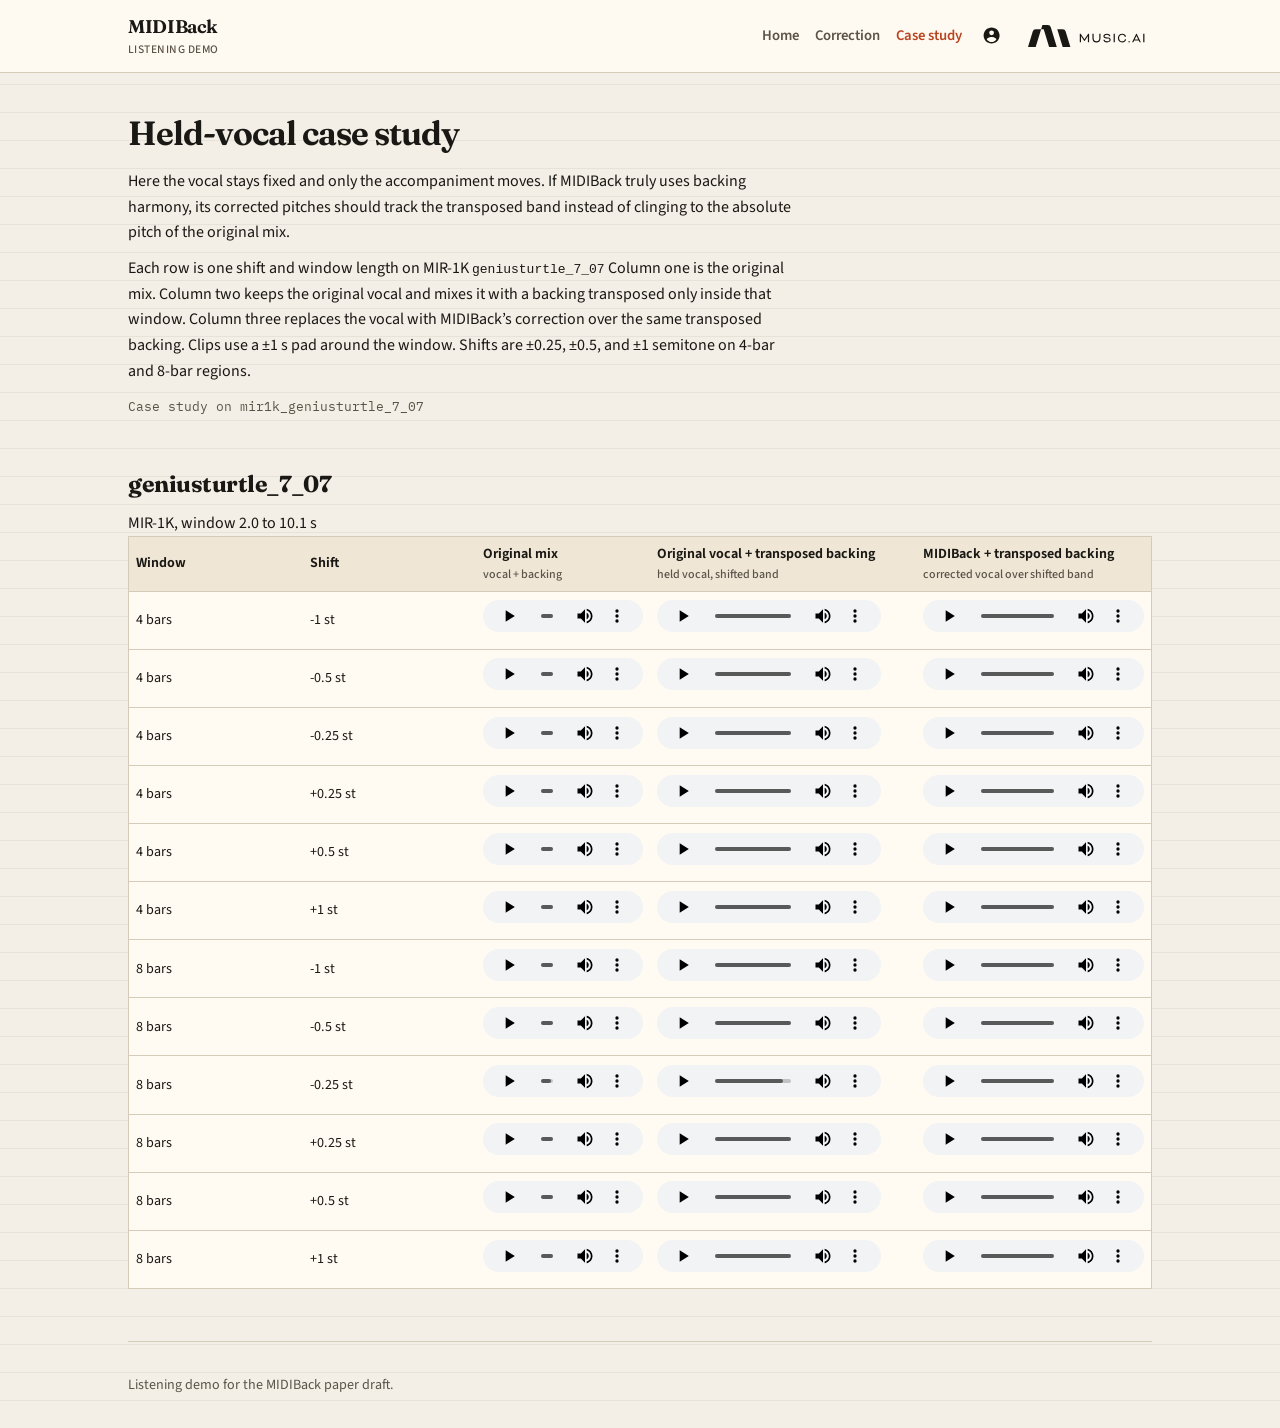
<file: case-study.html>
<!DOCTYPE html>
<html lang="en">
<head>
  <meta charset="utf-8">
  <meta name="viewport" content="width=device-width, initial-scale=1">
  <title>Case study · MIDIBack Demo</title>
  <link rel="preconnect" href="https://fonts.googleapis.com">
  <link rel="preconnect" href="https://fonts.gstatic.com" crossorigin>
  <link href="https://fonts.googleapis.com/css2?family=Fraunces:opsz,wght@9..144,500;9..144,650&family=IBM+Plex+Mono:wght@400;500&family=Source+Sans+3:wght@400;500;600;650&display=swap" rel="stylesheet">
  <link rel="stylesheet" href="styles.css">
</head>
<body>
  <header class="site">
    <div class="wrap nav">
      <a class="brand" href="index.html">MIDIBack<span>listening demo</span></a>
      <nav class="links" aria-label="Primary">
        <a href="index.html">Home</a>
        <a href="correction.html">Correction</a>
        <a href="case-study.html" aria-current="page">Case study</a>
        <a class="icon-link" href="https://github.com/JoaquimBreno" target="_blank" rel="noopener" title="Joaquim Breno on GitHub" aria-label="Joaquim Breno GitHub">
          <svg viewBox="0 0 24 24" aria-hidden="true"><path fill="currentColor" d="M12 2C6.48 2 2 6.48 2 12s4.48 10 10 10 10-4.48 10-10S17.52 2 12 2zm0 3.5a3 3 0 1 1 0 6 3 3 0 0 1 0-6zM12 20c-2.5 0-4.71-1.28-6-3.22.03-1.99 4-3.08 6-3.08s5.97 1.09 6 3.08C16.71 18.72 14.5 20 12 20z"/></svg>
        </a>
        <a class="icon-link music-ai-link" href="https://music.ai/" target="_blank" rel="noopener" title="Music AI" aria-label="Music AI">
          <img src="assets/music-ai-logo.svg" alt="Music AI">
        </a>
      </nav>
    </div>
  </header>

  <main class="wrap">
    <div class="paper-hero" style="padding-bottom:0.4rem;text-align:left">
      <h1 style="text-align:left;font-size:clamp(1.5rem,3vw,2.1rem)">Held-vocal case study</h1>
      <p class="lead" style="margin:0;max-width:42rem">
        Here the vocal stays fixed and only the accompaniment moves. If MIDIBack truly uses
        backing harmony, its corrected pitches should track the transposed band instead of
        clinging to the absolute pitch of the original mix.
      </p>
      <p class="lead" style="margin:0.65rem 0 0;max-width:42rem">
        Each row is one shift and window length on MIR-1K <code>geniusturtle_7_07</code>
        Column one is the original mix. Column two keeps the original vocal and mixes it with
        a backing transposed only inside that window. Column three replaces the vocal with
        MIDIBack’s correction over the same transposed backing. Clips use a ±1&nbsp;s pad around
        the window. Shifts are ±0.25, ±0.5, and ±1 semitone on 4-bar and 8-bar regions.
      </p>
      <p class="status" id="status">Loading catalog…</p>
    </div>

    <div id="case"></div>
  </main>

  <footer class="wrap">
    <p>Listening demo for the MIDIBack paper draft.</p>
  </footer>
  <script src="app.js"></script>
  <script>MIDIBackDemo.renderCaseStudy();</script>
</body>
</html>
</file>
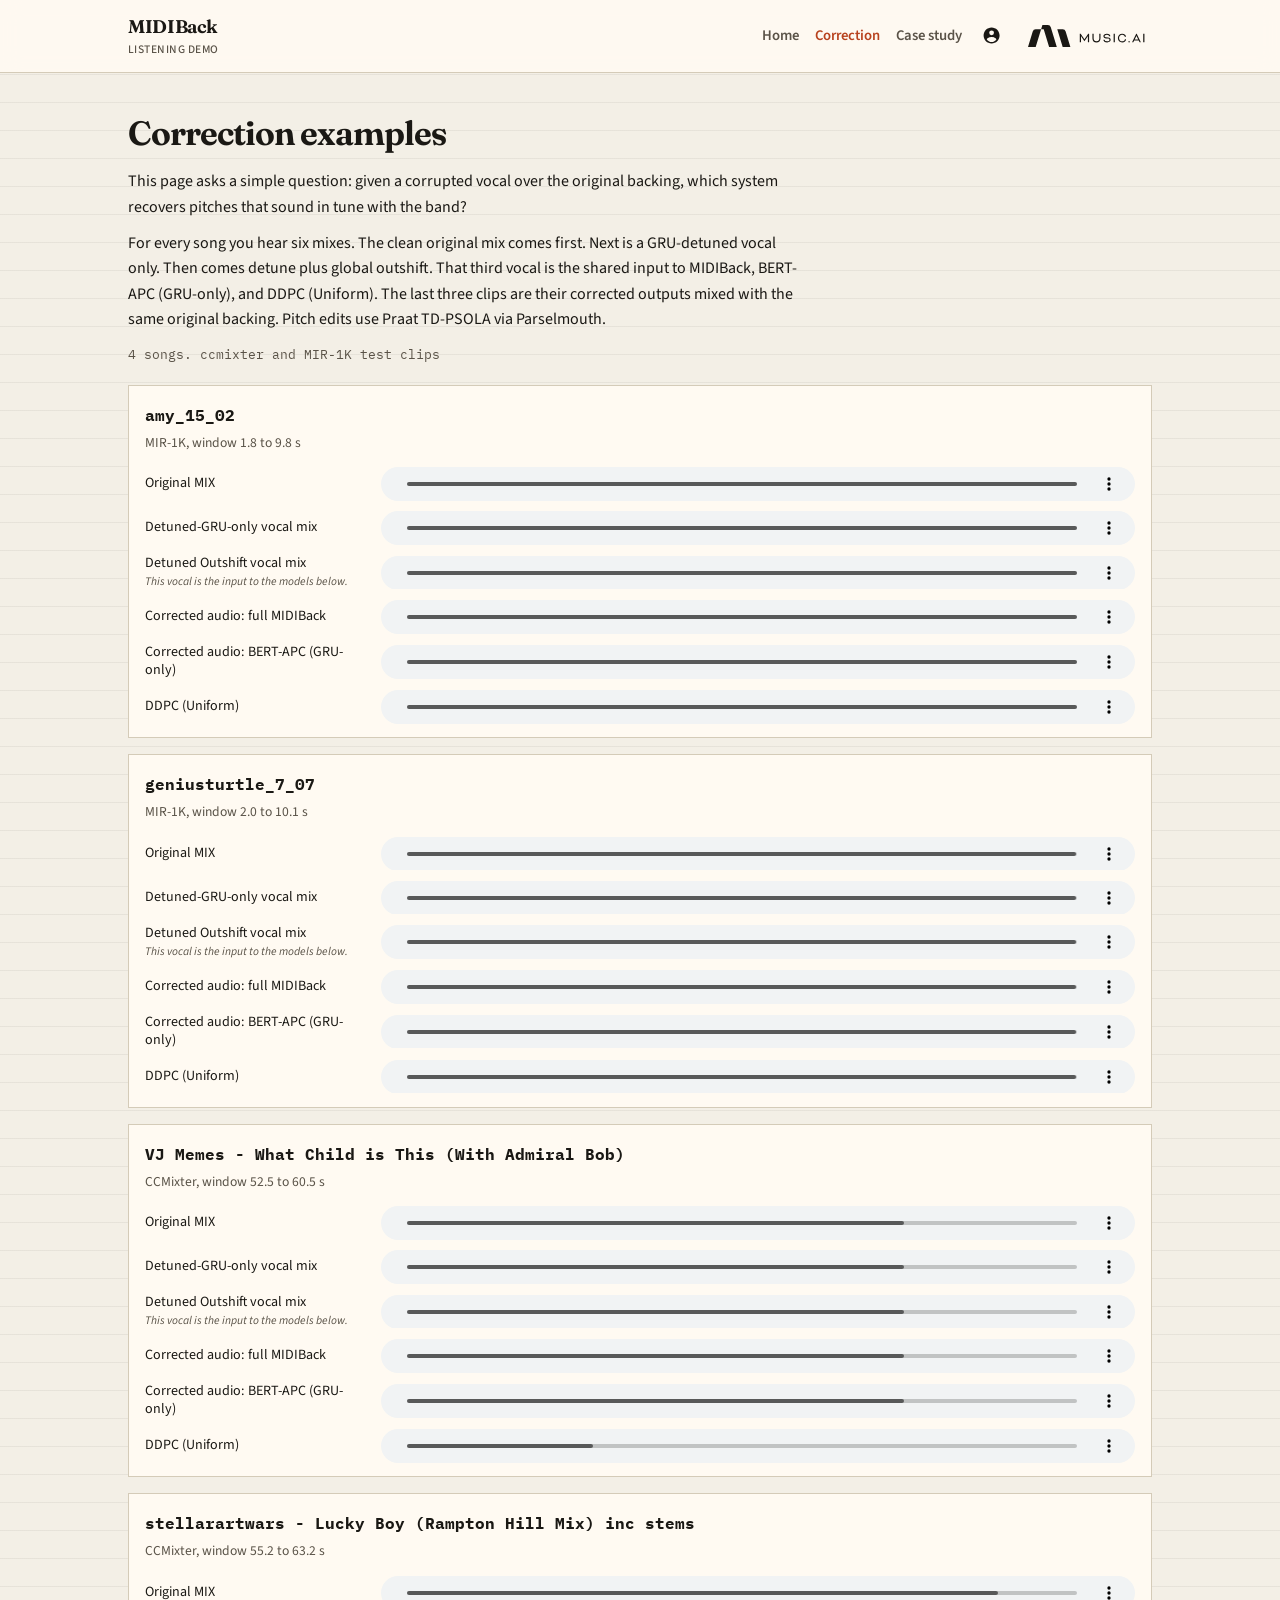
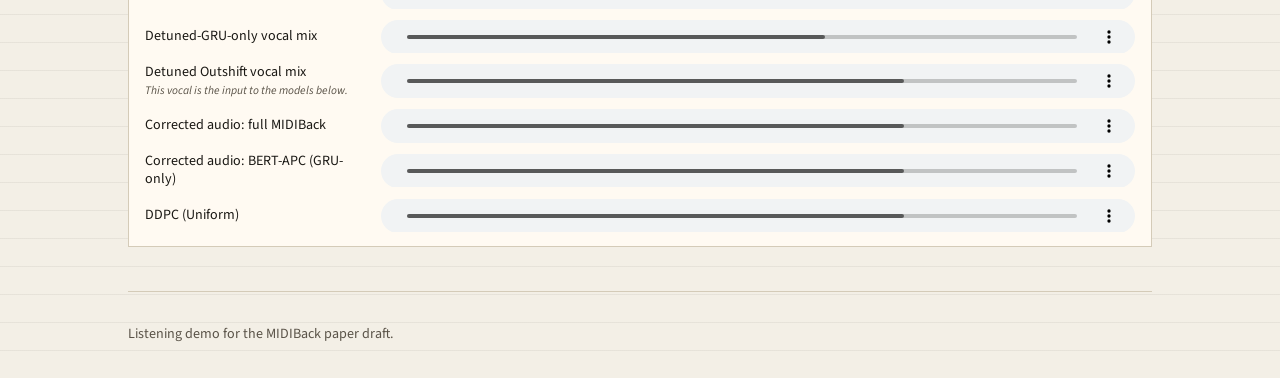
<file: correction.html>
<!DOCTYPE html>
<html lang="en">
<head>
  <meta charset="utf-8">
  <meta name="viewport" content="width=device-width, initial-scale=1">
  <title>Correction · MIDIBack Demo</title>
  <link rel="preconnect" href="https://fonts.googleapis.com">
  <link rel="preconnect" href="https://fonts.gstatic.com" crossorigin>
  <link href="https://fonts.googleapis.com/css2?family=Fraunces:opsz,wght@9..144,500;9..144,650&family=IBM+Plex+Mono:wght@400;500&family=Source+Sans+3:wght@400;500;600;650&display=swap" rel="stylesheet">
  <link rel="stylesheet" href="styles.css">
</head>
<body>
  <header class="site">
    <div class="wrap nav">
      <a class="brand" href="index.html">MIDIBack<span>listening demo</span></a>
      <nav class="links" aria-label="Primary">
        <a href="index.html">Home</a>
        <a href="correction.html" aria-current="page">Correction</a>
        <a href="case-study.html">Case study</a>
        <a class="icon-link" href="https://github.com/JoaquimBreno" target="_blank" rel="noopener" title="Joaquim Breno on GitHub" aria-label="Joaquim Breno GitHub">
          <svg viewBox="0 0 24 24" aria-hidden="true"><path fill="currentColor" d="M12 2C6.48 2 2 6.48 2 12s4.48 10 10 10 10-4.48 10-10S17.52 2 12 2zm0 3.5a3 3 0 1 1 0 6 3 3 0 0 1 0-6zM12 20c-2.5 0-4.71-1.28-6-3.22.03-1.99 4-3.08 6-3.08s5.97 1.09 6 3.08C16.71 18.72 14.5 20 12 20z"/></svg>
        </a>
        <a class="icon-link music-ai-link" href="https://music.ai/" target="_blank" rel="noopener" title="Music AI" aria-label="Music AI">
          <img src="assets/music-ai-logo.svg" alt="Music AI">
        </a>
      </nav>
    </div>
  </header>

  <main class="wrap">
    <div class="paper-hero" style="padding-bottom:0.4rem;text-align:left">
      <h1 style="text-align:left;font-size:clamp(1.5rem,3vw,2.1rem)">Correction examples</h1>
      <p class="lead" style="margin:0;max-width:42rem">
        This page asks a simple question: given a corrupted vocal over the original backing,
        which system recovers pitches that sound in tune with the band?
      </p>
      <p class="lead" style="margin:0.65rem 0 0;max-width:42rem">
        For every song you hear six mixes. The clean original mix comes first. Next is a
        GRU-detuned vocal only. Then comes detune plus global outshift. That third vocal is
        the shared input to MIDIBack, BERT-APC (GRU-only), and DDPC (Uniform). The last three
        clips are their corrected outputs mixed with the same original backing. Pitch edits
        use Praat TD-PSOLA via Parselmouth.
      </p>
      <p class="status" id="status" style="margin-top:0.75rem">Loading catalog…</p>
    </div>

    <div id="songs"></div>
  </main>

  <footer class="wrap">
    <p>Listening demo for the MIDIBack paper draft.</p>
  </footer>
  <script src="app.js"></script>
  <script>MIDIBackDemo.renderCorrection();</script>
</body>
</html>
</file>
<file: styles.css>
:root {
  --bg: #f3efe6;
  --paper: #fffaf2;
  --ink: #1a1814;
  --muted: #5a5348;
  --line: #d4cbb8;
  --accent: #b8431f;
  --accent-deep: #8f3014;
  --teal: #1f5c52;
  --teal-soft: #dceae6;
  --staff: rgba(26, 24, 20, 0.06);
  --max: 64rem;
  --display: "Fraunces", "Source Serif 4", Georgia, serif;
  --font: "Source Sans 3", "IBM Plex Sans", system-ui, sans-serif;
  --mono: "IBM Plex Mono", ui-monospace, monospace;
}

* { box-sizing: border-box; }
html { scroll-behavior: smooth; }

body {
  margin: 0;
  font-family: var(--font);
  color: var(--ink);
  background-color: var(--bg);
  background-image:
    repeating-linear-gradient(
      0deg,
      transparent,
      transparent 27px,
      var(--staff) 27px,
      var(--staff) 28px
    );
  line-height: 1.6;
}

a { color: var(--teal); text-underline-offset: 0.18em; }
a:hover { color: var(--accent-deep); }

.wrap {
  width: min(100% - 2rem, var(--max));
  margin-inline: auto;
}

/* sticky academic nav */
header.site {
  position: sticky;
  top: 0;
  z-index: 30;
  border-bottom: 1px solid var(--line);
  background: rgba(255, 250, 242, 0.92);
  backdrop-filter: blur(10px);
}

.nav {
  display: flex;
  flex-wrap: wrap;
  gap: 0.65rem 1.1rem;
  align-items: center;
  padding: 0.75rem 0;
}

.brand {
  font-family: var(--display);
  font-weight: 650;
  font-size: 1.15rem;
  color: var(--ink);
  text-decoration: none;
  margin-right: auto;
  letter-spacing: -0.02em;
}

.brand span {
  display: block;
  font-family: var(--font);
  font-size: 0.72rem;
  font-weight: 500;
  color: var(--muted);
  letter-spacing: 0.04em;
  text-transform: uppercase;
}

nav.links {
  display: flex;
  flex-wrap: wrap;
  gap: 0.55rem 1rem;
  align-items: center;
}

nav.links a {
  text-decoration: none;
  color: var(--muted);
  font-size: 0.92rem;
  font-weight: 600;
}

nav.links a[aria-current="page"],
nav.links a:hover {
  color: var(--accent);
}

nav.links .icon-link {
  display: inline-flex;
  align-items: center;
  justify-content: center;
  width: 1.7rem;
  height: 1.7rem;
  border-radius: 0.35rem;
  color: var(--ink);
  border: 1px solid transparent;
}

nav.links .icon-link.music-ai-link {
  width: auto;
  height: 1.7rem;
  padding: 0 0.35rem;
}

nav.links .icon-link:hover {
  color: var(--accent);
  border-color: var(--line);
  background: var(--paper);
}

nav.links .icon-link svg,
nav.links .icon-link img {
  width: 1.2rem;
  height: 1.2rem;
  display: block;
}

nav.links .icon-link.music-ai-link img {
  width: auto;
  height: 1.35rem;
}

/* paper hero */
.paper-hero {
  padding: 2.6rem 0 1.2rem;
  text-align: center;
}

.paper-hero h1 {
  font-family: var(--display);
  font-size: clamp(1.85rem, 4.2vw, 2.75rem);
  font-weight: 650;
  line-height: 1.15;
  letter-spacing: -0.03em;
  margin: 0 0 1rem;
}

.badges {
  display: flex;
  flex-wrap: wrap;
  gap: 0.45rem;
  justify-content: center;
  margin-bottom: 1.35rem;
}

.badges a img { height: 1.4rem; }

.authors {
  max-width: 42rem;
  margin: 0 auto 0.65rem;
  font-size: 0.95rem;
  font-weight: 550;
}

.authors a {
  color: var(--ink);
  text-decoration: none;
  border-bottom: 1px solid transparent;
}
.authors a:hover {
  color: var(--accent);
  border-bottom-color: var(--accent);
}

.authors sup { color: var(--muted); font-size: 0.7em; }

.affiliations {
  max-width: 40rem;
  margin: 0 auto;
  font-size: 0.88rem;
  color: var(--muted);
}

.affiliations a { color: var(--muted); }
.affiliations a:hover { color: var(--accent); }

.abstract {
  margin: 1.75rem auto 0;
  max-width: 44rem;
  text-align: left;
  background: var(--paper);
  border: 1px solid var(--line);
  padding: 1.1rem 1.25rem 0.85rem;
}

.abstract h2 {
  margin: 0 0 0.5rem;
  font-family: var(--display);
  font-size: 1.15rem;
  text-align: center;
}

.abstract p {
  margin: 0;
  color: var(--ink);
  text-align: justify;
  hyphens: auto;
}

.note {
  margin: 1.25rem auto 0;
  max-width: 44rem;
  padding: 0.75rem 0.95rem;
  border-left: 3px solid var(--teal);
  background: var(--teal-soft);
  color: #16362f;
  font-size: 0.92rem;
  text-align: left;
}

section {
  padding: 1.75rem 0 0.5rem;
}

section h2 {
  margin: 0 0 0.55rem;
  font-family: var(--display);
  font-size: 1.45rem;
  letter-spacing: -0.02em;
}

section > p.lead {
  margin: 0 0 1rem;
  color: var(--muted);
}

.goal {
  margin: 1.5rem auto 0;
  max-width: 44rem;
  text-align: left;
}

.goal p {
  margin: 0 0 0.75rem;
  color: var(--ink);
  font-size: 1.02rem;
}

.page-guide {
  list-style: none;
  padding: 0;
  margin: 0;
  display: grid;
  gap: 1rem;
}

.page-guide li {
  background: var(--paper);
  border: 1px solid var(--line);
  padding: 0.9rem 1rem;
}

.page-guide a {
  font-family: var(--display);
  font-weight: 650;
  font-size: 1.1rem;
  text-decoration: none;
}

.page-guide p {
  margin: 0.35rem 0 0;
  color: var(--muted);
  font-size: 0.95rem;
}

.plot-block {
  margin-top: 0.5rem;
}

.plot-fig {
  max-width: min(100%, 52rem);
  margin-inline: auto;
}

.arch {
  background: var(--paper);
  border: 1px solid var(--line);
  padding: 0.75rem;
  margin: 0.75rem 0 0.25rem;
}

.arch img {
  display: block;
  width: 100%;
  height: auto;
}

.clip audio.audio-error {
  outline: 1px solid var(--accent);
}

.caption {
  font-size: 0.85rem;
  color: var(--muted);
  margin: 0.5rem 0 0;
}

.song {
  background: var(--paper);
  border: 1px solid var(--line);
  padding: 1rem 1rem 0.85rem;
  margin: 0 0 1rem;
}

.song h3 {
  margin: 0 0 0.25rem;
  font-size: 1.02rem;
  font-family: var(--mono);
}

.song .meta {
  color: var(--muted);
  font-size: 0.85rem;
  margin-bottom: 0.85rem;
}

.grid { display: grid; gap: 0.65rem; }

.clip {
  display: grid;
  gap: 0.2rem 0.75rem;
  grid-template-columns: minmax(8.5rem, 14rem) 1fr;
  align-items: center;
}

.clip-label {
  display: flex;
  flex-direction: column;
  gap: 0.15rem;
}

.clip label { font-size: 0.88rem; line-height: 1.25; }
.clip-note {
  font-size: 0.72rem;
  line-height: 1.3;
  color: var(--muted, #6b5e55);
  font-style: italic;
}
.clip audio { width: 100%; height: 2.1rem; }
.clip.missing label { color: var(--accent); }
.clip.missing::after {
  content: "rendering…";
  grid-column: 2;
  font-size: 0.8rem;
  color: var(--accent);
}

.table-wrap { overflow-x: auto; }

table.case {
  width: 100%;
  border-collapse: collapse;
  font-size: 0.88rem;
  background: var(--paper);
  border: 1px solid var(--line);
}

table.case th,
table.case td {
  border-bottom: 1px solid var(--line);
  padding: 0.55rem 0.45rem;
  vertical-align: middle;
  text-align: left;
}

table.case th {
  background: #efe6d6;
  font-weight: 650;
  white-space: normal;
  min-width: 9.5rem;
  line-height: 1.25;
}

table.case .th-sub {
  display: block;
  margin-top: 0.2rem;
  font-weight: 500;
  font-size: 0.75rem;
  color: var(--muted);
}

table.case audio {
  width: min(100%, 14rem);
  height: 2rem;
}

.ext-row {
  display: flex;
  flex-wrap: wrap;
  gap: 0.75rem 1.25rem;
  justify-content: center;
  margin-top: 1.25rem;
  font-size: 0.92rem;
}

footer {
  margin: 2.75rem 0 2rem;
  padding-top: 1.1rem;
  border-top: 1px solid var(--line);
  color: var(--muted);
  font-size: 0.88rem;
}

.status {
  font-family: var(--mono);
  font-size: 0.8rem;
  color: var(--muted);
}

@media (max-width: 640px) {
  .clip { grid-template-columns: 1fr; }
  nav.links { width: 100%; }
}
</file>
